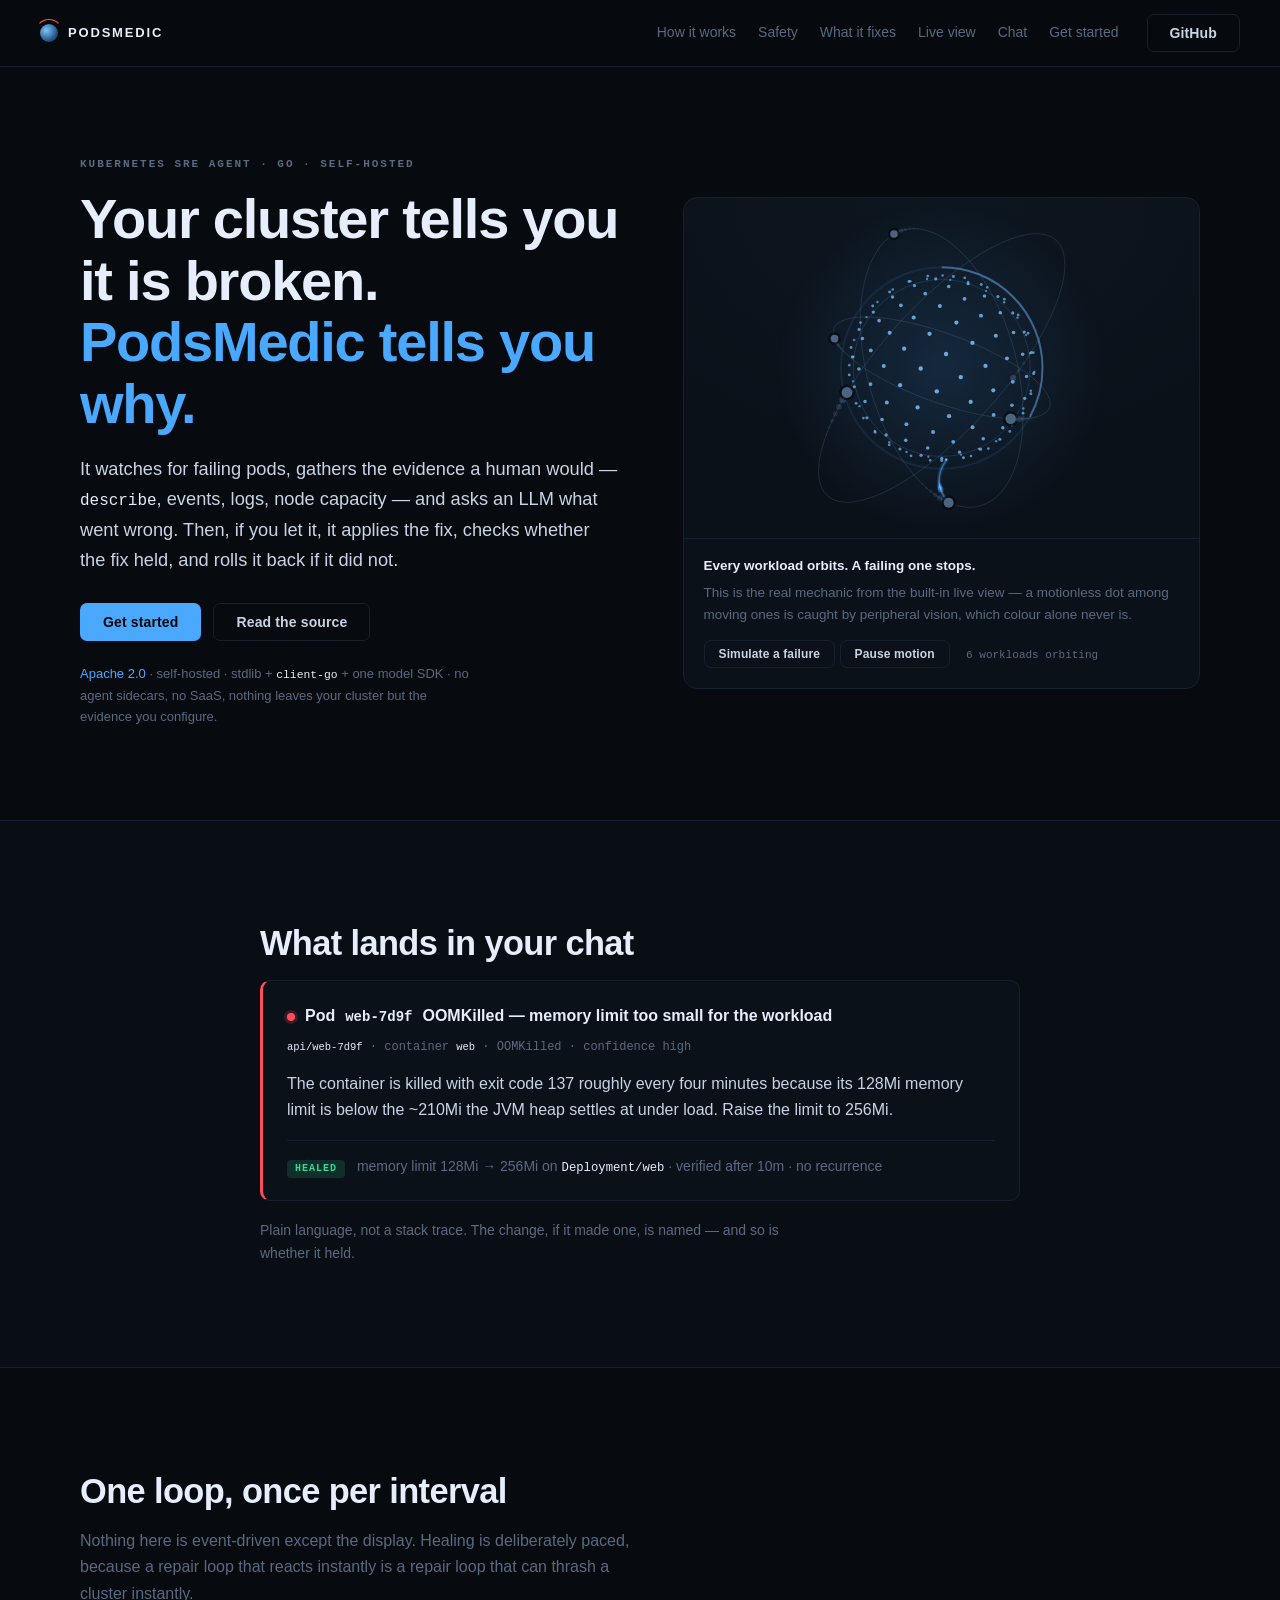
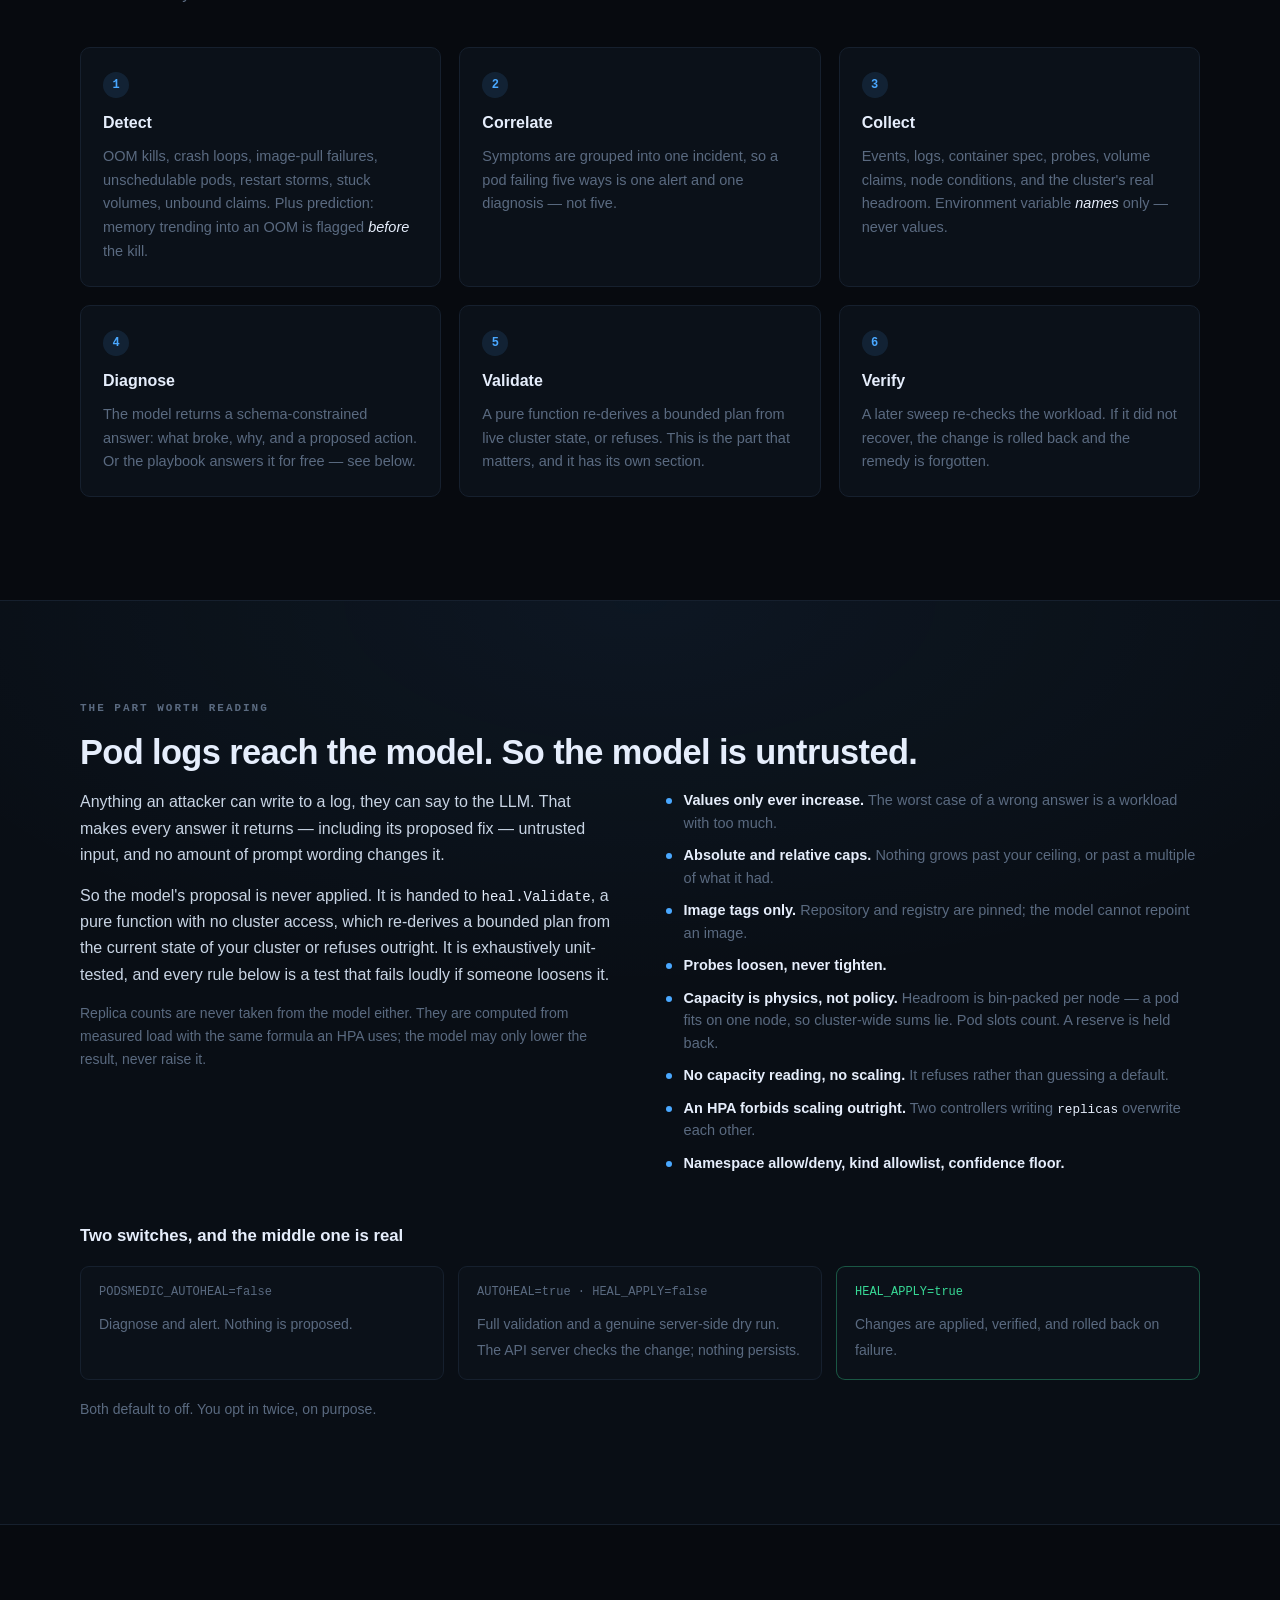
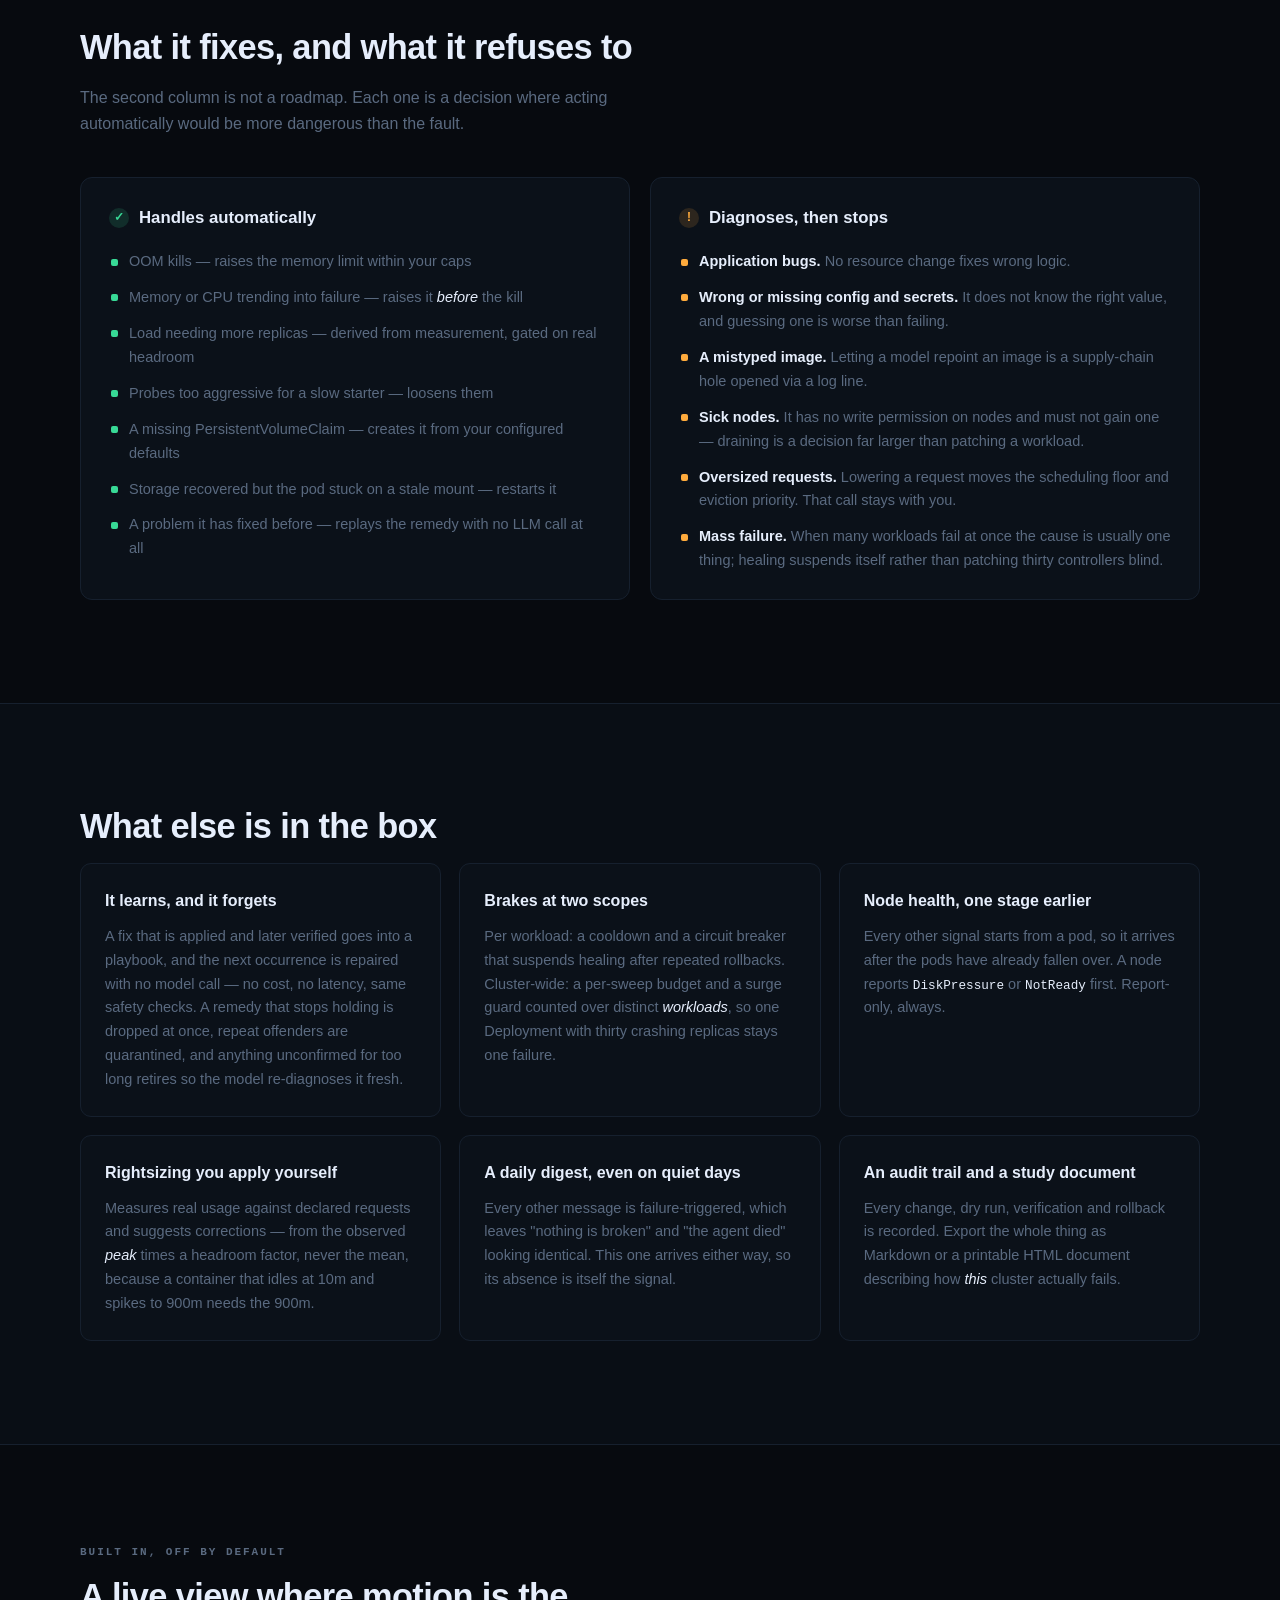
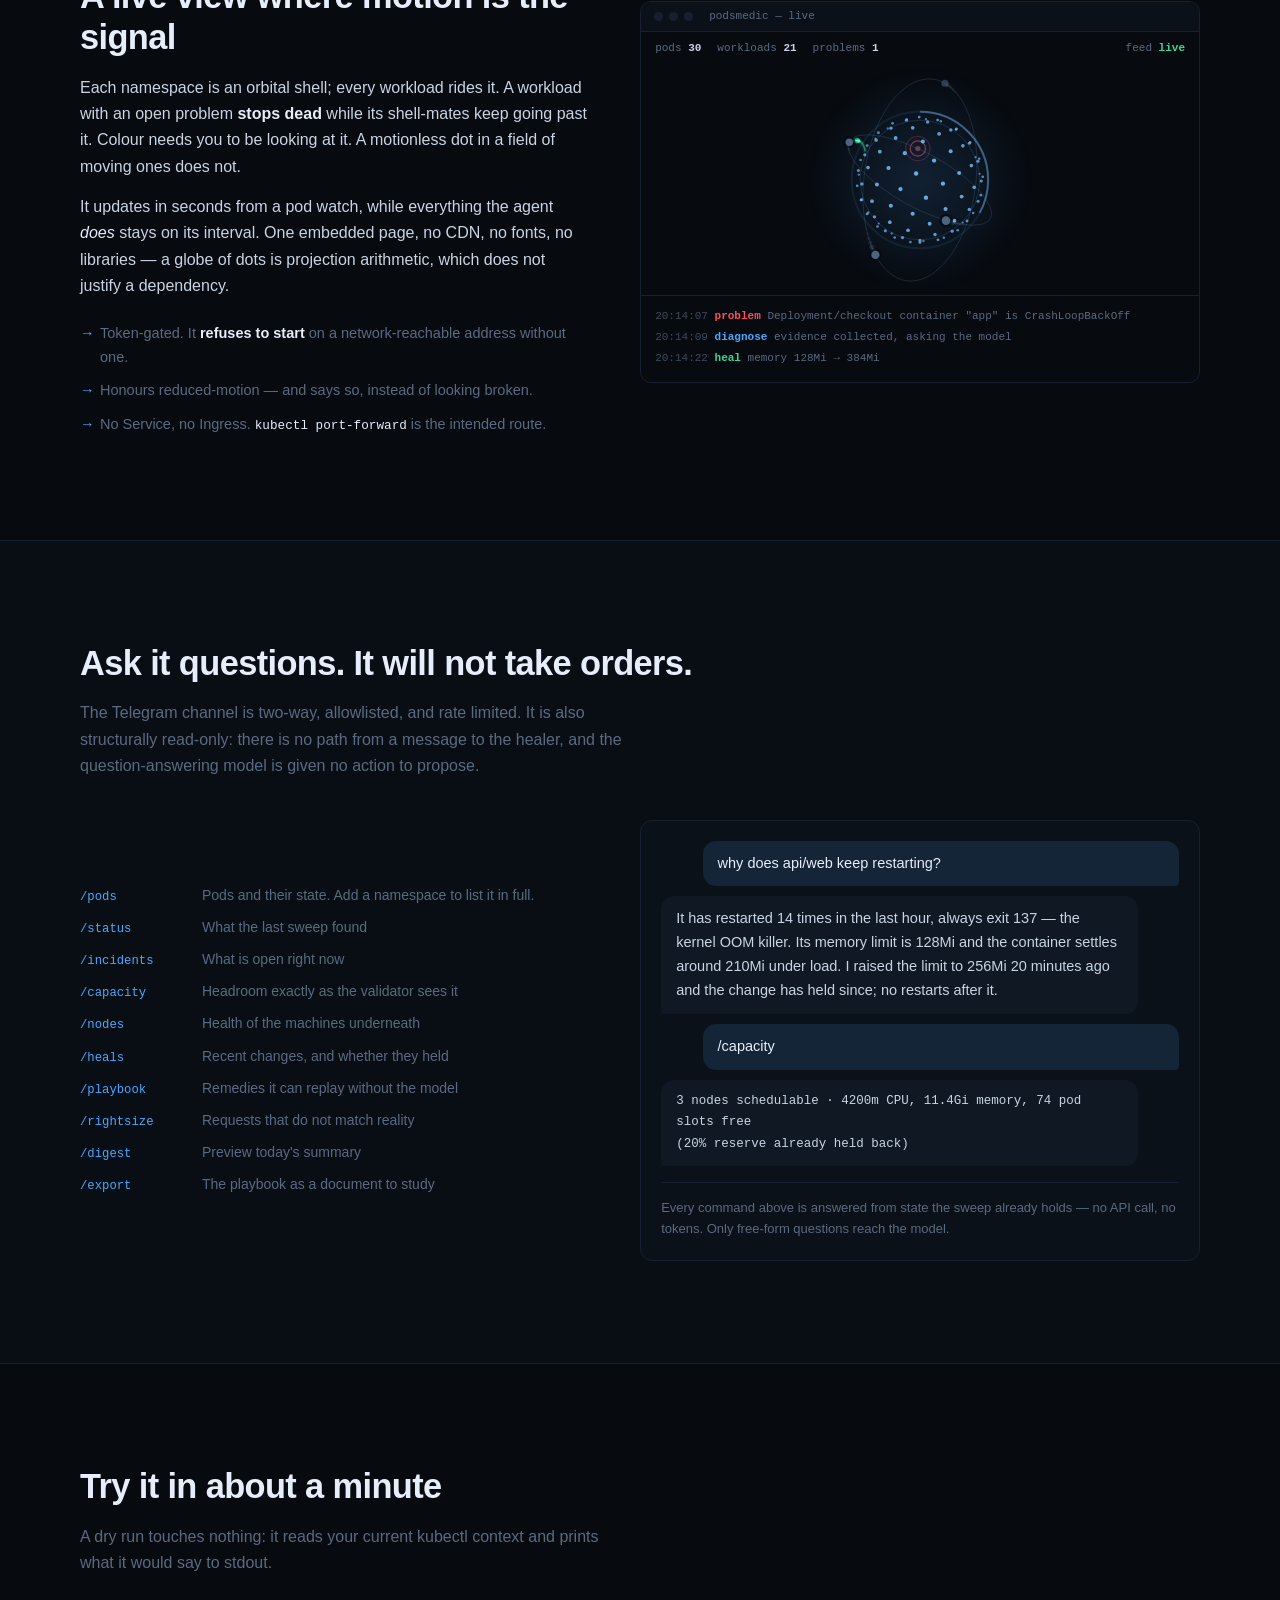
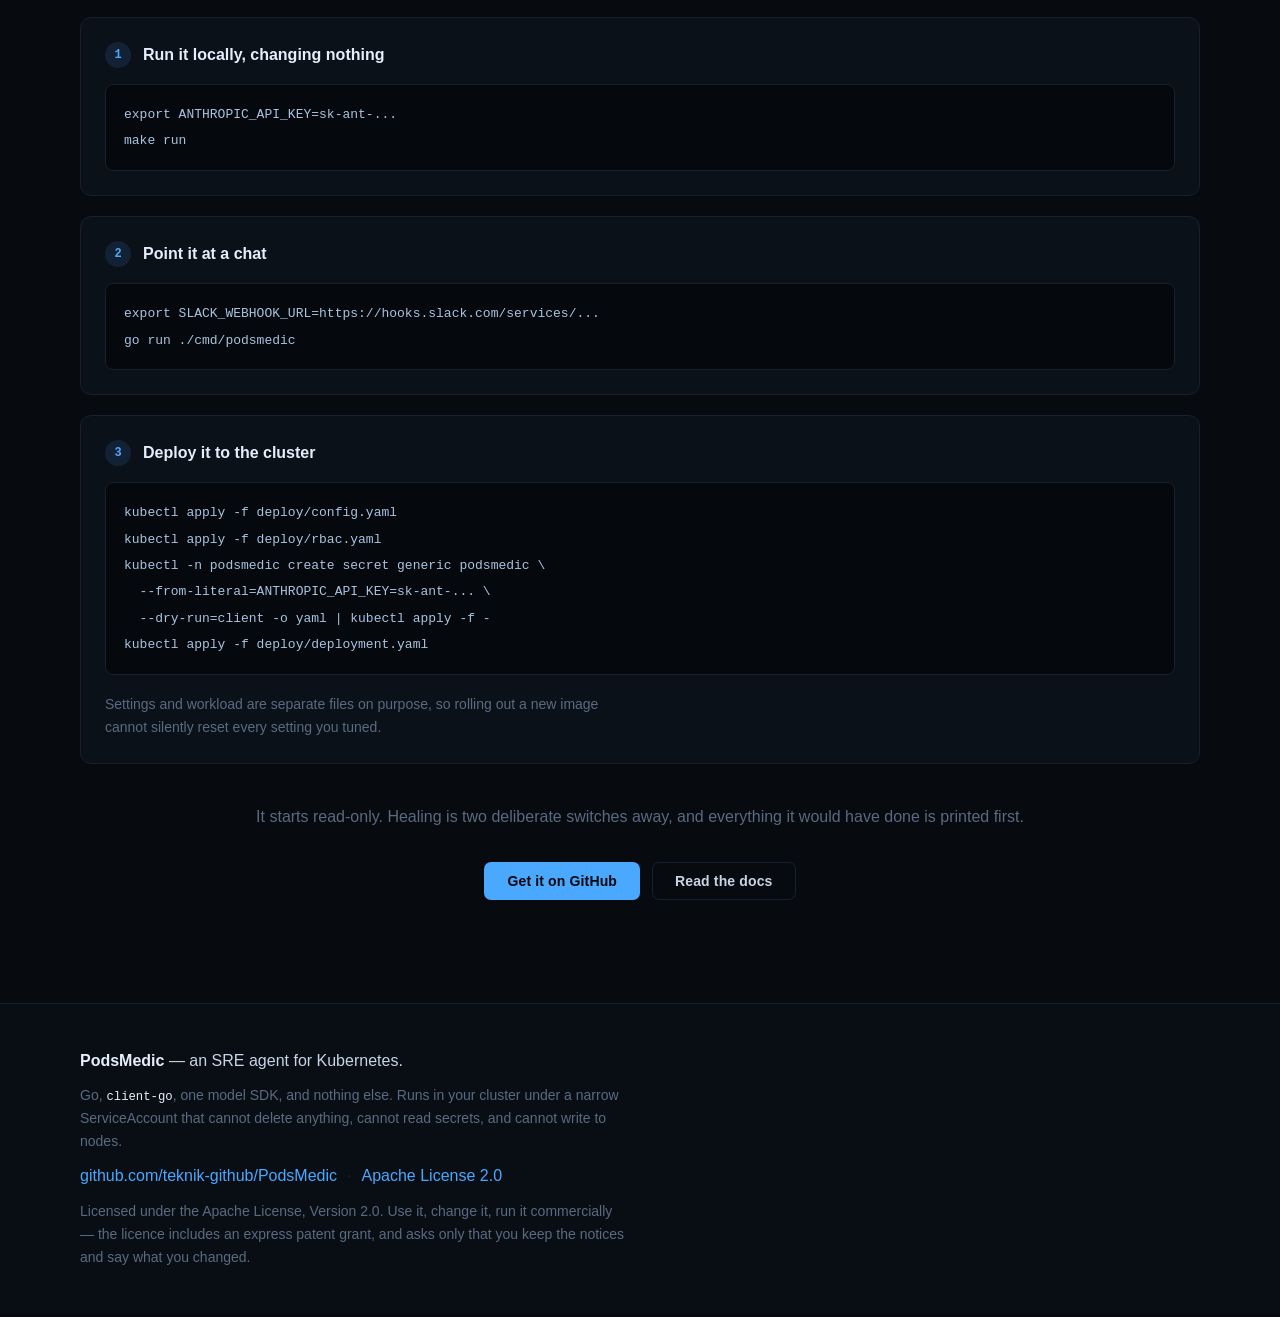
<file: docs/index.html>
<!doctype html>
<html lang="en">
<head>
<meta charset="utf-8">
<meta name="viewport" content="width=device-width, initial-scale=1">
<title>PodsMedic — an SRE agent that diagnoses and heals failing pods</title>
<meta name="description" content="PodsMedic watches a Kubernetes cluster, gathers the evidence a human would, asks an LLM what went wrong, and applies bounded, verified, reversible fixes — behind a safety boundary that treats every model answer as untrusted input.">
<meta name="color-scheme" content="dark">

<meta property="og:type" content="website">
<meta property="og:title" content="PodsMedic — an SRE agent for Kubernetes">
<meta property="og:description" content="Diagnoses failing pods with an LLM, then applies only the fixes a pure validator can re-derive from live cluster state. Verified, reversible, and bounded by real capacity.">
<meta property="og:url" content="https://github.com/teknik-github/PodsMedic">

<link rel="icon" href="data:image/svg+xml,<svg xmlns='http://www.w3.org/2000/svg' viewBox='0 0 32 32'><circle cx='16' cy='16' r='7' fill='%234aa8ff'/><circle cx='27' cy='9' r='3' fill='%23ff4d5e'/></svg>">
<link rel="stylesheet" href="styles.css">
</head>
<body>

<a class="skip" href="#main">Skip to content</a>

<header class="site" id="top">
  <a class="brand" href="#top" aria-label="PodsMedic home">
    <span class="brand-mark" aria-hidden="true"></span>
    <span class="brand-name">PodsMedic</span>
  </a>
  <nav class="site-nav" aria-label="Sections">
    <a href="#how">How it works</a>
    <a href="#trust">Safety</a>
    <a href="#scope">What it fixes</a>
    <a href="#view">Live view</a>
    <a href="#chat">Chat</a>
    <a href="#start">Get started</a>
  </nav>
  <a class="btn btn-ghost nav-cta" href="https://github.com/teknik-github/PodsMedic">GitHub</a>
  <button class="nav-toggle" id="nav-toggle" aria-expanded="false" aria-controls="site-nav-mobile">
    <span class="sr-only">Menu</span>
    <span class="bars" aria-hidden="true"></span>
  </button>
</header>

<nav class="site-nav-mobile" id="site-nav-mobile" aria-label="Sections" hidden>
  <a href="#how">How it works</a>
  <a href="#trust">Safety</a>
  <a href="#scope">What it fixes</a>
  <a href="#view">Live view</a>
  <a href="#chat">Chat</a>
  <a href="#start">Get started</a>
  <a href="https://github.com/teknik-github/PodsMedic">GitHub</a>
</nav>

<main id="main">

  <!-- ── hero ──────────────────────────────────────────────────────────── -->
  <section class="hero">
    <div class="hero-copy">
      <p class="eyebrow">Kubernetes SRE agent · Go · self-hosted</p>
      <h1>Your cluster tells you it is broken.<br><span class="accent">PodsMedic tells you why.</span></h1>
      <p class="lede">
        It watches for failing pods, gathers the evidence a human would —
        <code>describe</code>, events, logs, node capacity — and asks an LLM what went wrong.
        Then, if you let it, it applies the fix, checks whether the fix held, and rolls it
        back if it did not.
      </p>
      <div class="cta-row">
        <a class="btn btn-primary" href="#start">Get started</a>
        <a class="btn btn-ghost" href="https://github.com/teknik-github/PodsMedic">Read the source</a>
      </div>
      <p class="fineprint">
        <a href="https://github.com/teknik-github/PodsMedic/blob/main/LICENSE">Apache&nbsp;2.0</a>
        · self-hosted · stdlib + <code>client-go</code> + one model SDK · no agent sidecars,
        no SaaS, nothing leaves your cluster but the evidence you configure.
      </p>
    </div>

    <figure class="hero-demo">
      <canvas id="orbit" aria-hidden="true"></canvas>
      <figcaption>
        <p class="demo-caption">
          <strong>Every workload orbits. A failing one stops.</strong>
          This is the real mechanic from the built-in live view — a motionless dot among
          moving ones is caught by peripheral vision, which colour alone never is.
        </p>
        <button class="btn btn-small" id="crash-btn" type="button">Simulate a failure</button>
        <button class="btn btn-small" id="motion-btn" type="button" aria-pressed="false">Pause motion</button>
        <span class="demo-status" id="demo-status" role="status">3 workloads orbiting</span>
      </figcaption>
    </figure>
  </section>

  <!-- ── sample alert ──────────────────────────────────────────────────── -->
  <section class="band" id="alert-band">
    <div class="wrap narrow">
      <h2 class="section-title">What lands in your chat</h2>
      <div class="alert-card reveal">
        <p class="alert-head"><span class="dot" aria-hidden="true"></span>
          Pod <code>web-7d9f</code> OOMKilled — memory limit too small for the workload</p>
        <p class="alert-meta"><code>api/web-7d9f</code> · container <code>web</code> · OOMKilled · confidence high</p>
        <p class="alert-body">
          The container is killed with exit code 137 roughly every four minutes because its
          128Mi memory limit is below the ~210Mi the JVM heap settles at under load.
          Raise the limit to 256Mi.
        </p>
        <p class="alert-action"><span class="tag tag-heal">healed</span>
          memory limit 128Mi → 256Mi on <code>Deployment/web</code> · verified after 10m · no recurrence</p>
      </div>
      <p class="aside">
        Plain language, not a stack trace. The change, if it made one, is named — and so is
        whether it held.
      </p>
    </div>
  </section>

  <!-- ── pipeline ──────────────────────────────────────────────────────── -->
  <section class="wrap" id="how">
    <h2 class="section-title">One loop, once per interval</h2>
    <p class="section-lede">
      Nothing here is event-driven except the display. Healing is deliberately paced, because
      a repair loop that reacts instantly is a repair loop that can thrash a cluster instantly.
    </p>

    <ol class="pipeline">
      <li class="reveal"><span class="step">1</span>
        <h3>Detect</h3>
        <p>OOM kills, crash loops, image-pull failures, unschedulable pods, restart storms,
           stuck volumes, unbound claims. Plus prediction: memory trending into an OOM is
           flagged <em>before</em> the kill.</p></li>
      <li class="reveal"><span class="step">2</span>
        <h3>Correlate</h3>
        <p>Symptoms are grouped into one incident, so a pod failing five ways is one alert
           and one diagnosis — not five.</p></li>
      <li class="reveal"><span class="step">3</span>
        <h3>Collect</h3>
        <p>Events, logs, container spec, probes, volume claims, node conditions, and the
           cluster's real headroom. Environment variable <em>names</em> only — never values.</p></li>
      <li class="reveal"><span class="step">4</span>
        <h3>Diagnose</h3>
        <p>The model returns a schema-constrained answer: what broke, why, and a proposed
           action. Or the playbook answers it for free — see below.</p></li>
      <li class="reveal"><span class="step">5</span>
        <h3>Validate</h3>
        <p>A pure function re-derives a bounded plan from live cluster state, or refuses.
           This is the part that matters, and it has its own section.</p></li>
      <li class="reveal"><span class="step">6</span>
        <h3>Verify</h3>
        <p>A later sweep re-checks the workload. If it did not recover, the change is rolled
           back and the remedy is forgotten.</p></li>
    </ol>
  </section>

  <!-- ── trust boundary ────────────────────────────────────────────────── -->
  <section class="band band-edge" id="trust">
    <div class="wrap">
      <p class="eyebrow">The part worth reading</p>
      <h2 class="section-title">Pod logs reach the model. So the model is untrusted.</h2>
      <div class="split">
        <div>
          <p>
            Anything an attacker can write to a log, they can say to the LLM. That makes every
            answer it returns — including its proposed fix — untrusted input, and no amount of
            prompt wording changes it.
          </p>
          <p>
            So the model's proposal is never applied. It is handed to
            <code>heal.Validate</code>, a pure function with no cluster access, which
            re-derives a bounded plan from the current state of your cluster or refuses
            outright. It is exhaustively unit-tested, and every rule below is a test that
            fails loudly if someone loosens it.
          </p>
          <p class="aside">
            Replica counts are never taken from the model either. They are computed from
            measured load with the same formula an HPA uses; the model may only lower the
            result, never raise it.
          </p>
        </div>
        <ul class="rules">
          <li><b>Values only ever increase.</b> The worst case of a wrong answer is a workload with too much.</li>
          <li><b>Absolute and relative caps.</b> Nothing grows past your ceiling, or past a multiple of what it had.</li>
          <li><b>Image tags only.</b> Repository and registry are pinned; the model cannot repoint an image.</li>
          <li><b>Probes loosen, never tighten.</b></li>
          <li><b>Capacity is physics, not policy.</b> Headroom is bin-packed per node — a pod fits on one node, so cluster-wide sums lie. Pod slots count. A reserve is held back.</li>
          <li><b>No capacity reading, no scaling.</b> It refuses rather than guessing a default.</li>
          <li><b>An HPA forbids scaling outright.</b> Two controllers writing <code>replicas</code> overwrite each other.</li>
          <li><b>Namespace allow/deny, kind allowlist, confidence floor.</b></li>
        </ul>
      </div>

      <div class="switches reveal">
        <h3>Two switches, and the middle one is real</h3>
        <div class="switch-row">
          <div class="switch"><code>PODSMEDIC_AUTOHEAL=false</code><span>Diagnose and alert. Nothing is proposed.</span></div>
          <div class="switch"><code>AUTOHEAL=true · HEAL_APPLY=false</code><span>Full validation and a genuine server-side dry run. The API server checks the change; nothing persists.</span></div>
          <div class="switch on"><code>HEAL_APPLY=true</code><span>Changes are applied, verified, and rolled back on failure.</span></div>
        </div>
        <p class="aside">Both default to off. You opt in twice, on purpose.</p>
      </div>
    </div>
  </section>

  <!-- ── scope ─────────────────────────────────────────────────────────── -->
  <section class="wrap" id="scope">
    <h2 class="section-title">What it fixes, and what it refuses to</h2>
    <p class="section-lede">
      The second column is not a roadmap. Each one is a decision where acting automatically
      would be more dangerous than the fault.
    </p>
    <div class="scope">
      <div class="scope-col reveal">
        <h3><span class="tick" aria-hidden="true"></span>Handles automatically</h3>
        <ul>
          <li>OOM kills — raises the memory limit within your caps</li>
          <li>Memory or CPU trending into failure — raises it <em>before</em> the kill</li>
          <li>Load needing more replicas — derived from measurement, gated on real headroom</li>
          <li>Probes too aggressive for a slow starter — loosens them</li>
          <li>A missing PersistentVolumeClaim — creates it from your configured defaults</li>
          <li>Storage recovered but the pod stuck on a stale mount — restarts it</li>
          <li>A problem it has fixed before — replays the remedy with no LLM call at all</li>
        </ul>
      </div>
      <div class="scope-col reveal">
        <h3><span class="cross" aria-hidden="true"></span>Diagnoses, then stops</h3>
        <ul>
          <li><b>Application bugs.</b> No resource change fixes wrong logic.</li>
          <li><b>Wrong or missing config and secrets.</b> It does not know the right value, and guessing one is worse than failing.</li>
          <li><b>A mistyped image.</b> Letting a model repoint an image is a supply-chain hole opened via a log line.</li>
          <li><b>Sick nodes.</b> It has no write permission on nodes and must not gain one — draining is a decision far larger than patching a workload.</li>
          <li><b>Oversized requests.</b> Lowering a request moves the scheduling floor and eviction priority. That call stays with you.</li>
          <li><b>Mass failure.</b> When many workloads fail at once the cause is usually one thing; healing suspends itself rather than patching thirty controllers blind.</li>
        </ul>
      </div>
    </div>
  </section>

  <!-- ── features ──────────────────────────────────────────────────────── -->
  <section class="band" id="features">
    <div class="wrap">
      <h2 class="section-title">What else is in the box</h2>
      <div class="grid">
        <article class="card reveal">
          <h3>It learns, and it forgets</h3>
          <p>A fix that is applied and later verified goes into a playbook, and the next
             occurrence is repaired with no model call — no cost, no latency, same safety
             checks. A remedy that stops holding is dropped at once, repeat offenders are
             quarantined, and anything unconfirmed for too long retires so the model
             re-diagnoses it fresh.</p>
        </article>
        <article class="card reveal">
          <h3>Brakes at two scopes</h3>
          <p>Per workload: a cooldown and a circuit breaker that suspends healing after
             repeated rollbacks. Cluster-wide: a per-sweep budget and a surge guard counted
             over distinct <em>workloads</em>, so one Deployment with thirty crashing replicas
             stays one failure.</p>
        </article>
        <article class="card reveal">
          <h3>Node health, one stage earlier</h3>
          <p>Every other signal starts from a pod, so it arrives after the pods have already
             fallen over. A node reports <code>DiskPressure</code> or <code>NotReady</code>
             first. Report-only, always.</p>
        </article>
        <article class="card reveal">
          <h3>Rightsizing you apply yourself</h3>
          <p>Measures real usage against declared requests and suggests corrections — from the
             observed <em>peak</em> times a headroom factor, never the mean, because a container
             that idles at 10m and spikes to 900m needs the 900m.</p>
        </article>
        <article class="card reveal">
          <h3>A daily digest, even on quiet days</h3>
          <p>Every other message is failure-triggered, which leaves "nothing is broken" and
             "the agent died" looking identical. This one arrives either way, so its absence
             is itself the signal.</p>
        </article>
        <article class="card reveal">
          <h3>An audit trail and a study document</h3>
          <p>Every change, dry run, verification and rollback is recorded. Export the whole
             thing as Markdown or a printable HTML document describing how <em>this</em>
             cluster actually fails.</p>
        </article>
      </div>
    </div>
  </section>

  <!-- ── live view ─────────────────────────────────────────────────────── -->
  <section class="wrap" id="view">
    <div class="split split-wide">
      <div>
        <p class="eyebrow">Built in, off by default</p>
        <h2 class="section-title">A live view where motion is the signal</h2>
        <p>
          Each namespace is an orbital shell; every workload rides it. A workload with an open
          problem <b>stops dead</b> while its shell-mates keep going past it. Colour needs you
          to be looking at it. A motionless dot in a field of moving ones does not.
        </p>
        <p>
          It updates in seconds from a pod watch, while everything the agent <em>does</em> stays
          on its interval. One embedded page, no CDN, no fonts, no libraries — a globe of dots
          is projection arithmetic, which does not justify a dependency.
        </p>
        <ul class="ticks">
          <li>Token-gated. It <b>refuses to start</b> on a network-reachable address without one.</li>
          <li>Honours reduced-motion — and says so, instead of looking broken.</li>
          <li>No Service, no Ingress. <code>kubectl port-forward</code> is the intended route.</li>
        </ul>
      </div>
      <div class="view-shot reveal" aria-hidden="true">
        <div class="shot-chrome"><span></span><span></span><span></span>
          <em>podsmedic — live</em></div>
        <div class="shot-body">
          <div class="shot-stats">
            <span>pods <b>30</b></span><span>workloads <b>21</b></span>
            <span>problems <b>1</b></span><span class="shot-live">feed <b>live</b></span>
          </div>
          <canvas id="orbit-shot"></canvas>
          <div class="shot-feed">
            <div><i>20:14:07</i> <b class="c-problem">problem</b> Deployment/checkout container "app" is CrashLoopBackOff</div>
            <div><i>20:14:09</i> <b class="c-diagnose">diagnose</b> evidence collected, asking the model</div>
            <div><i>20:14:22</i> <b class="c-heal">heal</b> memory 128Mi → 384Mi</div>
          </div>
        </div>
      </div>
    </div>
  </section>

  <!-- ── chat ──────────────────────────────────────────────────────────── -->
  <section class="band" id="chat">
    <div class="wrap">
      <h2 class="section-title">Ask it questions. It will not take orders.</h2>
      <p class="section-lede">
        The Telegram channel is two-way, allowlisted, and rate limited. It is also
        structurally read-only: there is no path from a message to the healer, and the
        question-answering model is given no action to propose.
      </p>
      <div class="split split-wide">
        <ul class="commands">
          <li><code>/pods</code><span>Pods and their state. Add a namespace to list it in full.</span></li>
          <li><code>/status</code><span>What the last sweep found</span></li>
          <li><code>/incidents</code><span>What is open right now</span></li>
          <li><code>/capacity</code><span>Headroom exactly as the validator sees it</span></li>
          <li><code>/nodes</code><span>Health of the machines underneath</span></li>
          <li><code>/heals</code><span>Recent changes, and whether they held</span></li>
          <li><code>/playbook</code><span>Remedies it can replay without the model</span></li>
          <li><code>/rightsize</code><span>Requests that do not match reality</span></li>
          <li><code>/digest</code><span>Preview today's summary</span></li>
          <li><code>/export</code><span>The playbook as a document to study</span></li>
        </ul>
        <div class="chat-demo reveal">
          <div class="msg out">why does api/web keep restarting?</div>
          <div class="msg in">
            It has restarted 14 times in the last hour, always exit 137 — the kernel OOM
            killer. Its memory limit is 128Mi and the container settles around 210Mi under
            load. I raised the limit to 256Mi 20 minutes ago and the change has held since;
            no restarts after it.
          </div>
          <div class="msg out">/capacity</div>
          <div class="msg in mono">
            3 nodes schedulable · 4200m CPU, 11.4Gi memory, 74 pod slots free<br>
            (20% reserve already held back)
          </div>
          <p class="chat-note">Every command above is answered from state the sweep already
            holds — no API call, no tokens. Only free-form questions reach the model.</p>
        </div>
      </div>
    </div>
  </section>

  <!-- ── quickstart ────────────────────────────────────────────────────── -->
  <section class="wrap" id="start">
    <h2 class="section-title">Try it in about a minute</h2>
    <p class="section-lede">
      A dry run touches nothing: it reads your current kubectl context and prints what it
      would say to stdout.
    </p>

    <div class="steps">
      <div class="step-card reveal">
        <h3><span class="step">1</span>Run it locally, changing nothing</h3>
        <div class="code"><pre><code>export ANTHROPIC_API_KEY=sk-ant-...
make run</code></pre><button class="copy" type="button">Copy</button></div>
      </div>

      <div class="step-card reveal">
        <h3><span class="step">2</span>Point it at a chat</h3>
        <div class="code"><pre><code>export SLACK_WEBHOOK_URL=https://hooks.slack.com/services/...
go run ./cmd/podsmedic</code></pre><button class="copy" type="button">Copy</button></div>
      </div>

      <div class="step-card reveal">
        <h3><span class="step">3</span>Deploy it to the cluster</h3>
        <div class="code"><pre><code>kubectl apply -f deploy/config.yaml
kubectl apply -f deploy/rbac.yaml
kubectl -n podsmedic create secret generic podsmedic \
  --from-literal=ANTHROPIC_API_KEY=sk-ant-... \
  --dry-run=client -o yaml | kubectl apply -f -
kubectl apply -f deploy/deployment.yaml</code></pre><button class="copy" type="button">Copy</button></div>
        <p class="aside">
          Settings and workload are separate files on purpose, so rolling out a new image
          cannot silently reset every setting you tuned.
        </p>
      </div>
    </div>

    <p class="closing">
      It starts read-only. Healing is two deliberate switches away, and everything it would
      have done is printed first.
    </p>
    <div class="cta-row center">
      <a class="btn btn-primary" href="https://github.com/teknik-github/PodsMedic">Get it on GitHub</a>
      <a class="btn btn-ghost" href="https://github.com/teknik-github/PodsMedic#readme">Read the docs</a>
    </div>
  </section>
</main>

<footer class="site-footer">
  <div class="wrap footer-inner">
    <p><b>PodsMedic</b> — an SRE agent for Kubernetes.</p>
    <p class="dim">
      Go, <code>client-go</code>, one model SDK, and nothing else. Runs in your cluster under a
      narrow ServiceAccount that cannot delete anything, cannot read secrets, and cannot write
      to nodes.
    </p>
    <p class="footer-links">
      <a href="https://github.com/teknik-github/PodsMedic">github.com/teknik-github/PodsMedic</a>
      <span aria-hidden="true">·</span>
      <a href="https://github.com/teknik-github/PodsMedic/blob/main/LICENSE">Apache License 2.0</a>
    </p>
    <p class="dim">
      Licensed under the Apache License, Version 2.0. Use it, change it, run it commercially —
      the licence includes an express patent grant, and asks only that you keep the notices and
      say what you changed.
    </p>
  </div>
</footer>

<script src="app.js"></script>
</body>
</html>
</file>
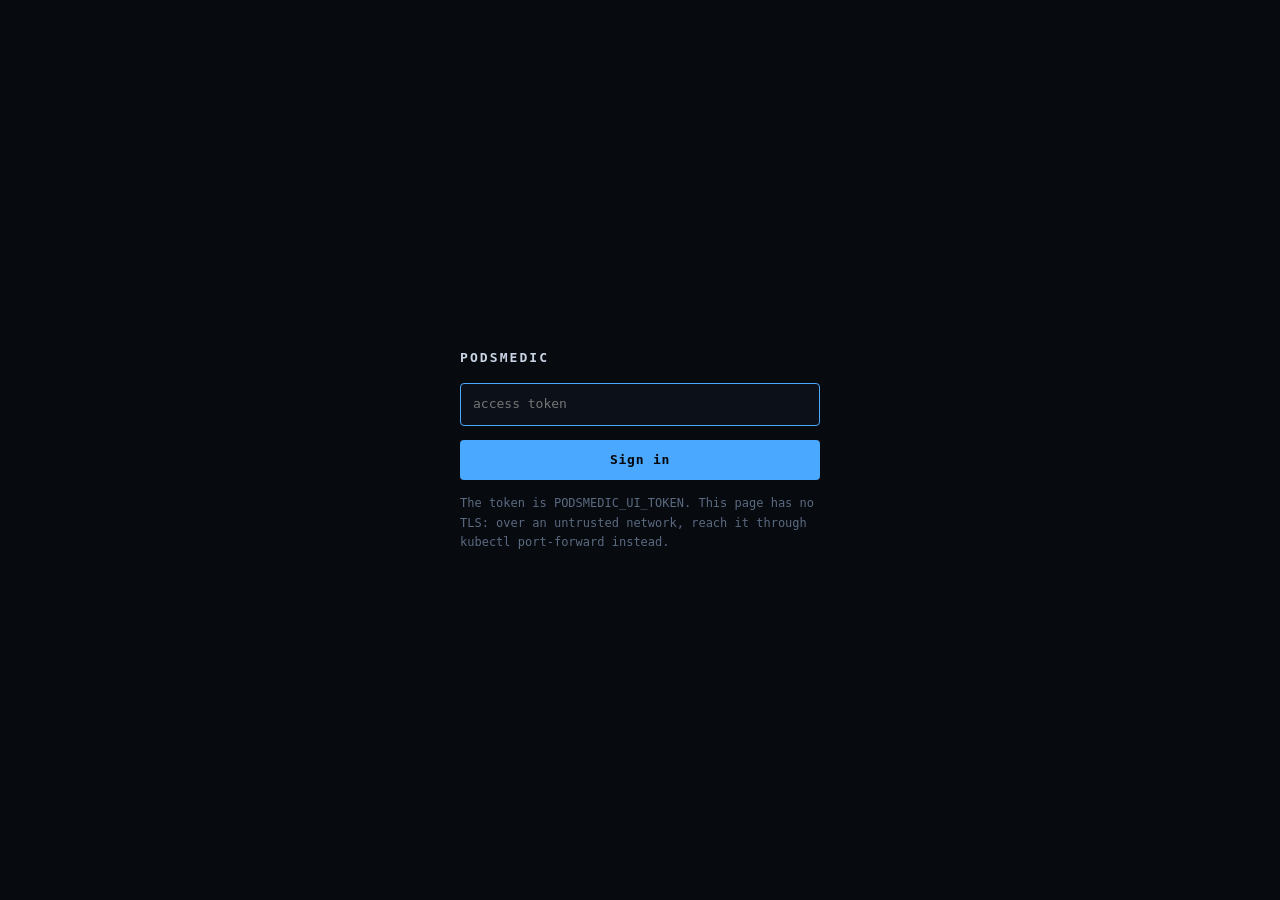
<file: internal/ui/login.html>
<!doctype html>
<html lang="en">
<head>
<meta charset="utf-8">
<meta name="viewport" content="width=device-width, initial-scale=1">
<title>podsmedic — sign in</title>
<style>
  :root { --bg:#070a0f; --ink:#c8d4e4; --dim:#5a6a80; --rule:#16202e;
          --accent:#4aa8ff; --problem:#ff4d5e; }
  * { box-sizing:border-box; margin:0; padding:0; }
  html,body { height:100%; }
  body { background:var(--bg); color:var(--ink); display:flex;
         align-items:center; justify-content:center; padding:24px;
         font:13px/1.6 ui-monospace,SFMono-Regular,Menlo,Consolas,monospace; }
  form { width:min(360px,100%); display:flex; flex-direction:column; gap:14px; }
  h1 { font-size:13px; font-weight:600; letter-spacing:.16em; text-transform:uppercase; }
  p { color:var(--dim); font-size:12px; }
  input { width:100%; padding:10px 12px; background:#0c1119; color:var(--ink);
          border:1px solid var(--rule); border-radius:4px; font:inherit; }
  input:focus { outline:none; border-color:var(--accent); }
  button { padding:10px 12px; background:var(--accent); color:#04070c;
           border:0; border-radius:4px; font:inherit; font-weight:600;
           letter-spacing:.06em; cursor:pointer; }
  .err { color:var(--problem); font-size:12px; }
</style>
</head>
<body>
<form method="post" action="/login">
  <h1>podsmedic</h1>
  <!--ERROR-->
  <input type="password" name="token" placeholder="access token" autofocus
         autocomplete="current-password" aria-label="access token">
  <button type="submit">Sign in</button>
  <p>The token is PODSMEDIC_UI_TOKEN. This page has no TLS: over an untrusted
     network, reach it through <code>kubectl port-forward</code> instead.</p>
</form>
</body>
</html>
</file>
<file: docs/styles.css>
/* PodsMedic — landing page.
 *
 * The palette is lifted from the product's own live view rather than invented
 * for marketing: the page and the thing it describes should look like the same
 * object. Colours carry meaning there (red = failing, green = healed, blue =
 * podsmedic acting), so they carry the same meaning here.
 *
 * No web fonts and no external anything. The project's own stance is that a
 * page should fetch nothing, and a landing page that breaks behind a corporate
 * proxy promotes nothing. */

:root {
  --bg:        #070a0f;
  --bg-raised: #0b1119;
  --bg-band:   #090e15;
  --ink:       #c8d4e4;
  --ink-bright:#e6eefc;
  --dim:       #5a6a80;
  --rule:      #16202e;

  --problem:  #ff4d5e;
  --restart:  #ffab3d;
  --recovery: #38d996;
  --diagnose: #4aa8ff;

  --mono: ui-monospace, SFMono-Regular, Menlo, Consolas, "Liberation Mono", monospace;
  --sans: -apple-system, BlinkMacSystemFont, "Segoe UI", Roboto, Helvetica, Arial, sans-serif;

  --wrap: 1120px;
  --gap: clamp(56px, 8vw, 104px);
}

*, *::before, *::after { box-sizing: border-box; }
* { margin: 0; }

html { scroll-behavior: smooth; scroll-padding-top: 84px; }
@media (prefers-reduced-motion: reduce) {
  html { scroll-behavior: auto; }
  *, *::before, *::after {
    animation-duration: .001ms !important;
    transition-duration: .001ms !important;
  }
}

body {
  background: var(--bg);
  color: var(--ink);
  font: 16px/1.65 var(--sans);
  -webkit-font-smoothing: antialiased;
  overflow-x: hidden;
}

a { color: var(--diagnose); text-decoration: none; }
a:hover { text-decoration: underline; }
code { font-family: var(--mono); font-size: .875em; color: var(--ink-bright); }
b, strong { color: var(--ink-bright); font-weight: 600; }
em { color: var(--ink-bright); font-style: italic; }

:focus-visible { outline: 2px solid var(--diagnose); outline-offset: 3px; border-radius: 3px; }

.sr-only, .skip {
  position: absolute; width: 1px; height: 1px; overflow: hidden;
  clip: rect(0 0 0 0); white-space: nowrap;
}
.skip:focus {
  position: fixed; top: 10px; left: 10px; width: auto; height: auto; clip: auto;
  background: var(--diagnose); color: #04070c; padding: 10px 16px; border-radius: 6px; z-index: 100;
}

/* A grid or flex item defaults to min-width:auto, which means "never shrink
   below my content's intrinsic width". One <pre> holding a long kubectl command
   is therefore enough to push the whole page sideways — measured at 390px wide,
   the step cards were 564px and the document scrolled 194px horizontally. */
.steps > *, .split > *, .grid > *, .scope > *, .pipeline > li,
.switch-row > *, .hero > * { min-width: 0; }

.wrap { width: min(var(--wrap), 100% - 2.5rem); margin-inline: auto; }
.wrap.narrow { max-width: 760px; }
main > section { padding-block: var(--gap); }

/* ── header ─────────────────────────────────────────────────────────────── */
.site {
  position: sticky; top: 0; z-index: 50;
  display: flex; align-items: center; gap: 28px;
  padding: 14px clamp(1.25rem, 4vw, 2.5rem);
  background: rgba(7, 10, 15, .82);
  backdrop-filter: blur(12px);
  border-bottom: 1px solid var(--rule);
}
.brand { display: flex; align-items: center; gap: 10px; color: var(--ink-bright); }
.brand:hover { text-decoration: none; }
.brand-name { font-weight: 600; letter-spacing: .14em; text-transform: uppercase; font-size: 13px; }
.brand-mark {
  width: 18px; height: 18px; border-radius: 50%; position: relative;
  background: radial-gradient(circle at 35% 35%, #7ec4ff, #1c4a7a 70%);
}
/* One orbiting particle in the logo. It is the product's whole idea in 18px. */
.brand-mark::after {
  content: ""; position: absolute; inset: -5px;
  border-radius: 50%; border: 1px solid transparent; border-top-color: var(--problem);
  animation: spin 3.2s linear infinite;
}
@keyframes spin { to { transform: rotate(360deg); } }

.site-nav { display: flex; gap: 22px; margin-left: auto; font-size: 14px; }
.site-nav a { color: var(--dim); }
.site-nav a:hover { color: var(--ink-bright); text-decoration: none; }
.nav-cta { padding: 7px 16px; font-size: 13px; }

.nav-toggle {
  display: none; margin-left: auto; background: none; border: 0; cursor: pointer;
  padding: 8px; color: var(--ink);
}
.bars, .bars::before, .bars::after {
  display: block; width: 20px; height: 2px; background: currentColor; border-radius: 2px;
}
.bars { position: relative; }
.bars::before, .bars::after { content: ""; position: absolute; }
.bars::before { top: -6px; } .bars::after { top: 6px; }

.site-nav-mobile {
  display: none; flex-direction: column; gap: 2px; padding: 8px clamp(1.25rem, 4vw, 2.5rem) 16px;
  border-bottom: 1px solid var(--rule); background: var(--bg-raised);
  position: sticky; top: 57px; z-index: 49;
}
.site-nav-mobile a { color: var(--ink); padding: 10px 0; border-bottom: 1px solid var(--rule); }
.site-nav-mobile a:last-child { border-bottom: 0; }

@media (max-width: 860px) {
  .site-nav, .nav-cta { display: none; }
  .nav-toggle { display: block; }
  .site-nav-mobile:not([hidden]) { display: flex; }
}

/* ── buttons ────────────────────────────────────────────────────────────── */
.btn {
  display: inline-block; padding: 11px 22px; border-radius: 7px;
  font: 600 14px/1 var(--sans); letter-spacing: .01em; cursor: pointer;
  border: 1px solid transparent; transition: transform .15s ease, background .15s ease, border-color .15s ease;
}
.btn:hover { text-decoration: none; transform: translateY(-1px); }
.btn-primary { background: var(--diagnose); color: #04070c; }
.btn-primary:hover { background: #6bb9ff; }
.btn-ghost { border-color: var(--rule); color: var(--ink); background: transparent; }
.btn-ghost:hover { border-color: var(--dim); color: var(--ink-bright); }
.btn-small { padding: 7px 14px; font-size: 12px; border: 1px solid var(--rule); color: var(--ink); background: transparent; }
.btn-small:hover { border-color: var(--dim); color: var(--ink-bright); }

.cta-row { display: flex; flex-wrap: wrap; gap: 12px; margin-top: 28px; }
.cta-row.center { justify-content: center; margin-top: 32px; }

/* ── typography helpers ─────────────────────────────────────────────────── */
.eyebrow {
  font: 600 11px/1 var(--mono); letter-spacing: .18em; text-transform: uppercase;
  color: var(--dim); margin-bottom: 18px;
}
h1 {
  font-size: clamp(2.1rem, 5.2vw, 3.5rem); line-height: 1.1;
  letter-spacing: -.022em; font-weight: 650; color: var(--ink-bright);
}
h1 .accent { color: var(--diagnose); }
.section-title {
  font-size: clamp(1.5rem, 3.2vw, 2.15rem); line-height: 1.2;
  letter-spacing: -.018em; font-weight: 640; color: var(--ink-bright); margin-bottom: 16px;
}
.section-lede { color: var(--dim); max-width: 62ch; margin-bottom: 40px; }
.lede { font-size: clamp(1rem, 1.6vw, 1.14rem); color: var(--ink); max-width: 56ch; margin-top: 20px; }
.aside { color: var(--dim); font-size: 14px; margin-top: 18px; max-width: 68ch; }
.fineprint { color: var(--dim); font-size: 13px; margin-top: 22px; max-width: 54ch; }
.closing { text-align: center; color: var(--dim); margin-top: 40px; }

/* ── hero ───────────────────────────────────────────────────────────────── */
.hero {
  display: grid; grid-template-columns: 1.02fr .98fr; gap: clamp(32px, 5vw, 64px);
  align-items: center;
  width: min(var(--wrap), 100% - 2.5rem); margin-inline: auto;
  padding-block: clamp(48px, 8vw, 92px);
}
@media (max-width: 940px) { .hero { grid-template-columns: 1fr; } }

.hero-demo {
  position: relative; border: 1px solid var(--rule); border-radius: 14px;
  background: radial-gradient(120% 90% at 50% 0%, #0d1620 0%, var(--bg-raised) 62%);
  overflow: hidden;
}
#orbit { display: block; width: 100%; height: 340px; }
.hero-demo figcaption { padding: 0 20px 20px; border-top: 1px solid var(--rule); padding-top: 16px; }
.demo-caption { font-size: 13.5px; color: var(--dim); margin-bottom: 14px; }
.demo-caption strong { display: block; color: var(--ink-bright); margin-bottom: 4px; }
.demo-status { font: 11px/1 var(--mono); color: var(--dim); margin-left: 12px; }

/* ── bands ──────────────────────────────────────────────────────────────── */
.band { background: var(--bg-band); border-block: 1px solid var(--rule); }
.band-edge { background:
  radial-gradient(90% 60% at 50% 0%, rgba(74,168,255,.06), transparent 70%), var(--bg-band); }

/* ── alert card ─────────────────────────────────────────────────────────── */
.alert-card {
  background: var(--bg-raised); border: 1px solid var(--rule);
  border-left: 3px solid var(--problem); border-radius: 10px; padding: 22px 24px;
}
.alert-head { font-weight: 600; color: var(--ink-bright); display: flex; gap: 10px; align-items: baseline; }
.alert-head .dot {
  width: 8px; height: 8px; border-radius: 50%; background: var(--problem); flex: none;
  box-shadow: 0 0 0 3px rgba(255,77,94,.18);
}
.alert-meta { font: 12px/1.6 var(--mono); color: var(--dim); margin: 8px 0 14px; }
.alert-body { color: var(--ink); }
.alert-action {
  margin-top: 16px; padding-top: 14px; border-top: 1px solid var(--rule);
  font-size: 14px; color: var(--dim);
}
.tag {
  display: inline-block; font: 600 10px/1 var(--mono); letter-spacing: .1em;
  text-transform: uppercase; padding: 4px 8px; border-radius: 4px; margin-right: 8px;
}
.tag-heal { background: rgba(56,217,150,.14); color: var(--recovery); }

/* ── pipeline ───────────────────────────────────────────────────────────── */
.pipeline { list-style: none; padding: 0; display: grid; gap: 18px; grid-template-columns: repeat(3, 1fr); }
@media (max-width: 900px) { .pipeline { grid-template-columns: repeat(2, 1fr); } }
@media (max-width: 620px) { .pipeline { grid-template-columns: 1fr; } }
.pipeline li {
  background: var(--bg-raised); border: 1px solid var(--rule); border-radius: 10px;
  padding: 22px; position: relative;
}
.pipeline h3 { font-size: 1rem; color: var(--ink-bright); margin: 12px 0 8px; }
.pipeline p { font-size: 14.5px; color: var(--dim); }
.step {
  display: inline-grid; place-items: center; width: 26px; height: 26px; border-radius: 50%;
  background: rgba(74,168,255,.12); color: var(--diagnose);
  font: 600 12px/1 var(--mono);
}

/* ── split layouts ──────────────────────────────────────────────────────── */
.split { display: grid; grid-template-columns: 1fr 1fr; gap: clamp(28px, 4vw, 56px); align-items: start; }
.split-wide { grid-template-columns: 1fr 1.1fr; align-items: center; }
@media (max-width: 900px) { .split, .split-wide { grid-template-columns: 1fr; } }
.split p + p { margin-top: 14px; }

.rules { list-style: none; padding: 0; display: grid; gap: 10px; }
.rules li {
  font-size: 14.5px; color: var(--dim); padding-left: 18px; position: relative; line-height: 1.55;
}
.rules li::before {
  content: ""; position: absolute; left: 0; top: .62em;
  width: 6px; height: 6px; border-radius: 50%; background: var(--diagnose);
}

.switches { margin-top: 48px; }
.switches h3 { font-size: 1.05rem; color: var(--ink-bright); margin-bottom: 16px; }
.switch-row { display: grid; grid-template-columns: repeat(3, 1fr); gap: 14px; }
@media (max-width: 820px) { .switch-row { grid-template-columns: 1fr; } }
.switch {
  border: 1px solid var(--rule); border-radius: 9px; padding: 16px 18px; background: var(--bg-raised);
}
.switch code { display: block; color: var(--dim); font-size: 12px; margin-bottom: 8px; word-break: break-word; }
.switch span { font-size: 14px; color: var(--dim); }
.switch.on { border-color: rgba(56,217,150,.35); }
.switch.on code { color: var(--recovery); }

/* ── scope ──────────────────────────────────────────────────────────────── */
.scope { display: grid; grid-template-columns: 1fr 1fr; gap: 20px; }
@media (max-width: 900px) { .scope { grid-template-columns: 1fr; } }
.scope-col { background: var(--bg-raised); border: 1px solid var(--rule); border-radius: 12px; padding: 26px 28px; }
.scope-col h3 { display: flex; align-items: center; gap: 10px; font-size: 1.05rem; color: var(--ink-bright); margin-bottom: 18px; }
.scope-col ul { list-style: none; padding: 0; display: grid; gap: 12px; }
.scope-col li { font-size: 14.5px; color: var(--dim); padding-left: 20px; position: relative; }
.scope-col li::before { content: ""; position: absolute; left: 2px; top: .58em; width: 7px; height: 7px; border-radius: 2px; }
.scope-col:first-child li::before { background: var(--recovery); }
.scope-col:last-child  li::before { background: var(--restart); }
.tick, .cross { width: 20px; height: 20px; border-radius: 50%; display: inline-grid; place-items: center; flex: none; position: relative; }
.tick  { background: rgba(56,217,150,.14); }
.cross { background: rgba(255,171,61,.14); }
.tick::before  { content: "✓"; color: var(--recovery); font-size: 12px; }
.cross::before { content: "!"; color: var(--restart); font-size: 12px; font-weight: 700; }

/* ── feature grid ───────────────────────────────────────────────────────── */
.grid { display: grid; grid-template-columns: repeat(3, 1fr); gap: 18px; }
@media (max-width: 940px) { .grid { grid-template-columns: repeat(2, 1fr); } }
@media (max-width: 640px) { .grid { grid-template-columns: 1fr; } }
.card {
  background: var(--bg-raised); border: 1px solid var(--rule); border-radius: 11px; padding: 24px;
  transition: border-color .18s ease, transform .18s ease;
}
.card:hover { border-color: #223247; transform: translateY(-2px); }
.card h3 { font-size: 1rem; color: var(--ink-bright); margin-bottom: 10px; }
.card p { font-size: 14.5px; color: var(--dim); }

/* ── live view mock ─────────────────────────────────────────────────────── */
.ticks { list-style: none; padding: 0; margin-top: 22px; display: grid; gap: 10px; }
.ticks li { font-size: 14.5px; color: var(--dim); padding-left: 20px; position: relative; }
.ticks li::before { content: "→"; position: absolute; left: 0; color: var(--diagnose); }

.view-shot { border: 1px solid var(--rule); border-radius: 11px; overflow: hidden; background: var(--bg); }
.shot-chrome {
  display: flex; align-items: center; gap: 6px; padding: 9px 13px;
  background: var(--bg-raised); border-bottom: 1px solid var(--rule);
}
.shot-chrome span { width: 9px; height: 9px; border-radius: 50%; background: var(--rule); }
.shot-chrome em { margin-left: 10px; font: 11px/1 var(--mono); color: var(--dim); font-style: normal; }
.shot-body { position: relative; }
.shot-stats {
  display: flex; gap: 16px; padding: 11px 14px; font: 11px/1 var(--mono); color: var(--dim);
  flex-wrap: wrap;
}
.shot-stats b { color: var(--ink); }
.shot-live { margin-left: auto; }
.shot-live b { color: var(--recovery); }
#orbit-shot { display: block; width: 100%; height: 230px; }
.shot-feed { padding: 10px 14px 14px; font: 11px/1.9 var(--mono); border-top: 1px solid var(--rule); }
.shot-feed div { white-space: nowrap; overflow: hidden; text-overflow: ellipsis; color: var(--dim); }
.shot-feed i { color: #3d4a5c; font-style: normal; }
.c-problem  { color: var(--problem); }
.c-diagnose { color: var(--diagnose); }
.c-heal     { color: var(--recovery); }

/* ── chat ───────────────────────────────────────────────────────────────── */
.commands { list-style: none; padding: 0; display: grid; gap: 9px; }
.commands li { display: grid; grid-template-columns: 108px 1fr; gap: 14px; align-items: baseline; font-size: 14px; }
.commands code { color: var(--diagnose); }
.commands span { color: var(--dim); }
@media (max-width: 560px) { .commands li { grid-template-columns: 1fr; gap: 2px; } }

.chat-demo { background: var(--bg-raised); border: 1px solid var(--rule); border-radius: 12px; padding: 20px; }
.msg { padding: 11px 15px; border-radius: 13px; font-size: 14.5px; margin-bottom: 10px; max-width: 92%; }
.msg.out { background: rgba(74,168,255,.13); color: var(--ink-bright); margin-left: auto; border-bottom-right-radius: 4px; }
.msg.in  { background: #101823; color: var(--ink); border-bottom-left-radius: 4px; }
.msg.mono { font: 12.5px/1.7 var(--mono); }
.chat-note { font-size: 13px; color: var(--dim); margin-top: 16px; padding-top: 14px; border-top: 1px solid var(--rule); }

/* ── quickstart ─────────────────────────────────────────────────────────── */
.steps { display: grid; gap: 20px; }
.step-card { background: var(--bg-raised); border: 1px solid var(--rule); border-radius: 11px; padding: 24px; }
.step-card h3 { display: flex; align-items: center; gap: 12px; font-size: 1rem; color: var(--ink-bright); margin-bottom: 16px; }
/* The button lives on the wrapper, not inside <pre>. Absolutely positioning it
   within a horizontally scrollable element anchors it to the scroll content, so
   it slides out of view the moment someone scrolls a long command. */
.code { position: relative; }
pre {
  background: #05080d; border: 1px solid var(--rule); border-radius: 8px;
  padding: 16px 18px; overflow-x: auto;
}
pre code { font-size: 13px; line-height: 1.75; color: #a9c4e0; white-space: pre; }
.copy {
  position: absolute; top: 10px; right: 10px; padding: 5px 11px; border-radius: 5px;
  border: 1px solid var(--rule); background: var(--bg-raised); color: var(--dim);
  font: 11px/1 var(--sans); cursor: pointer; opacity: 0; transition: opacity .15s ease;
}
.code:hover .copy, .copy:focus-visible { opacity: 1; }
.copy:hover { color: var(--ink-bright); border-color: var(--dim); }
.copy.done { color: var(--recovery); border-color: rgba(56,217,150,.4); opacity: 1; }
@media (hover: none) { .copy { opacity: 1; } }

/* ── footer ─────────────────────────────────────────────────────────────── */
.site-footer { border-top: 1px solid var(--rule); padding-block: 44px; background: var(--bg-band); }
.footer-inner { display: grid; gap: 10px; }
.footer-inner .dim { color: var(--dim); font-size: 14px; max-width: 70ch; }
.footer-links { display: flex; flex-wrap: wrap; gap: 10px; align-items: baseline; }
.footer-links span { color: var(--rule); }

/* ── reveal on scroll ───────────────────────────────────────────────────── */
.reveal { opacity: 0; transform: translateY(14px); transition: opacity .5s ease, transform .5s ease; }
.reveal.shown { opacity: 1; transform: none; }
@media (prefers-reduced-motion: reduce) { .reveal { opacity: 1; transform: none; } }
</file>
